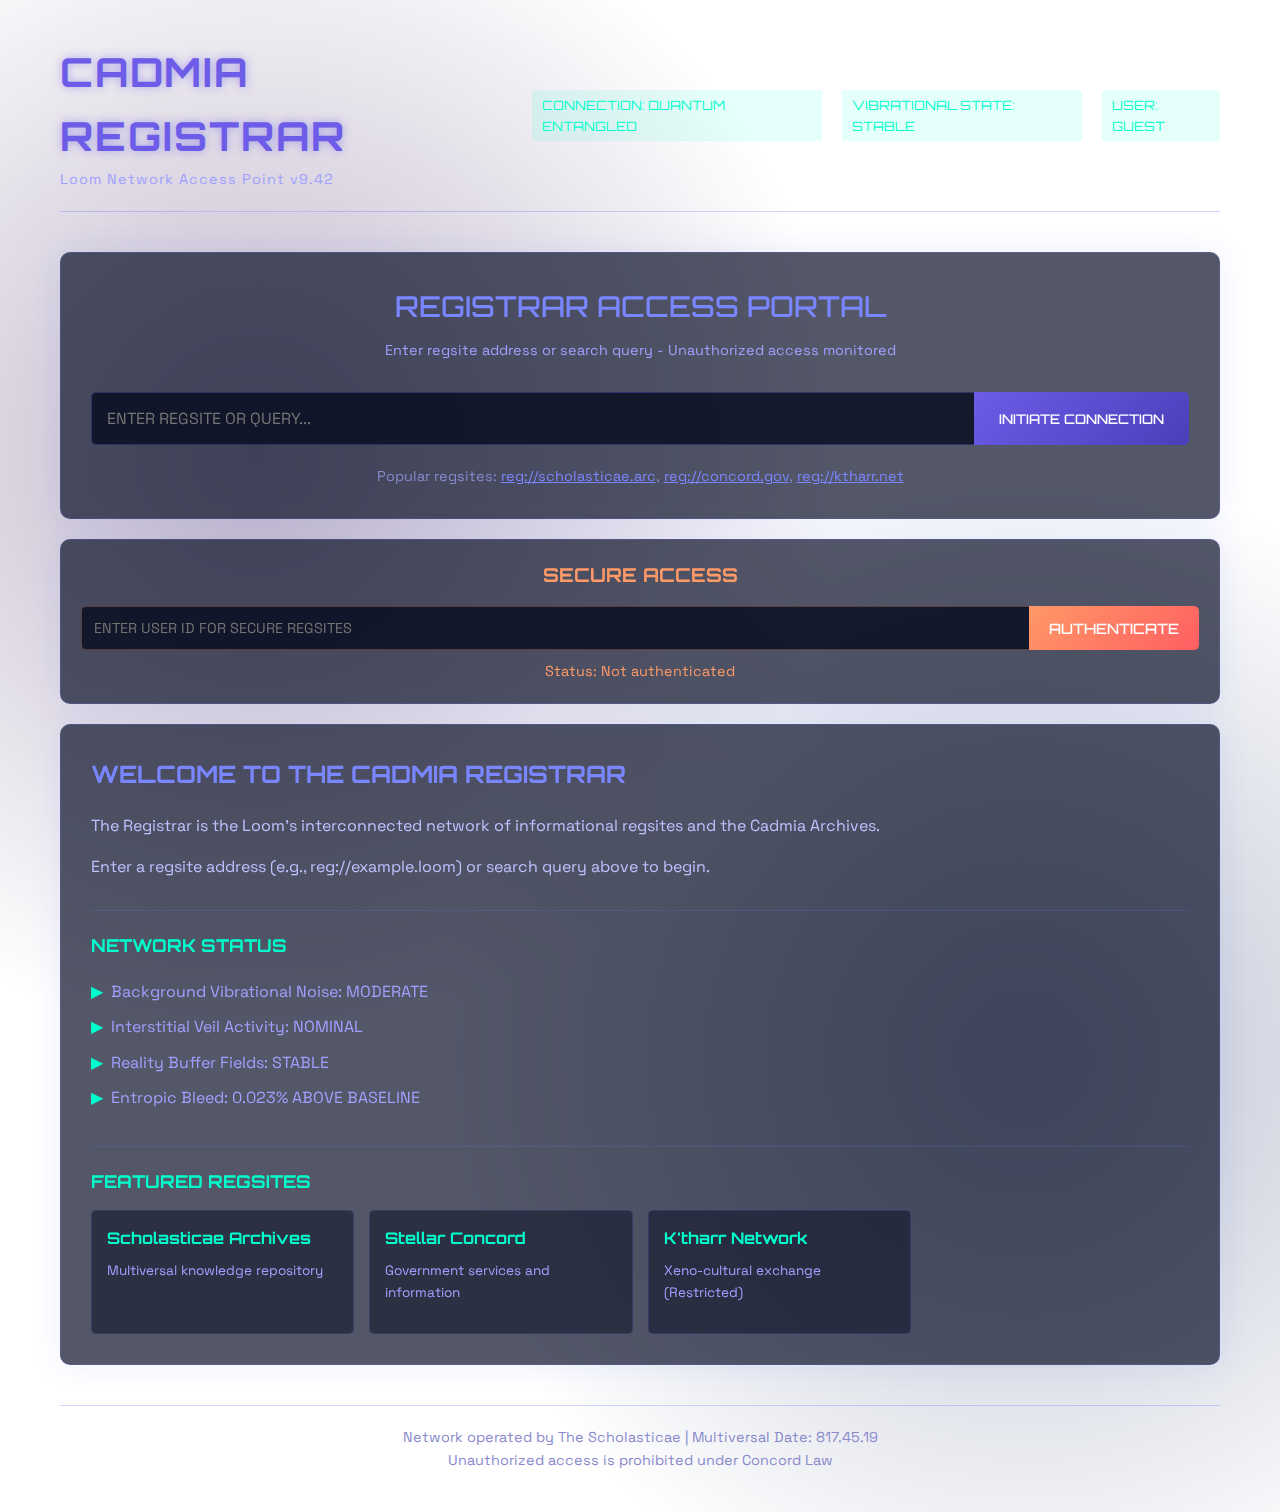
<file: regsites/cadmia-archive/index.html>
<!DOCTYPE html>
<html lang="en">
<head>
    <meta charset="UTF-8">
    <meta name="viewport" content="width=device-width, initial-scale=1.0">
    <title>Cadmia Registrar | The Loom Interface</title>
    <link rel="stylesheet" href="style.css">
    <link href="https://fonts.googleapis.com/css2?family=Orbitron:wght@400;500;700&family=Space+Grotesk:wght@300;400;500&display=swap" rel="stylesheet">
</head>
<body>
    <div class="container">
        <header>
            <div class="logo">
                <h1>CADMIA REGISTRAR</h1>
                <p>Loom Network Access Point v9.42</p>
            </div>
            <div class="status-bar">
                <span class="status">CONNECTION: QUANTUM ENTANGLED</span>
                <span class="status">VIBRATIONAL STATE: STABLE</span>
                <span class="status" id="userStatus">USER: GUEST</span>
            </div>
        </header>

        <main>
            <div class="search-container">
                <div class="search-header">
                    <h2>REGISTRAR ACCESS PORTAL</h2>
                    <p>Enter regsite address or search query - Unauthorized access monitored</p>
                </div>
                <div class="search-box">
                    <input type="text" id="searchInput" placeholder="ENTER REGSITE OR QUERY...">
                    <button id="searchBtn">INITIATE CONNECTION</button>
                </div>
                <div class="search-suggestions">
                    <p>Popular regsites: <span class="suggestion">reg://scholasticae.arc</span>, <span class="suggestion">reg://concord.gov</span>, <span class="suggestion">reg://ktharr.net</span></p>
                </div>
            </div>

            <div class="auth-container">
                <h3>SECURE ACCESS</h3>
                <div class="auth-box">
                    <input type="password" id="userIdInput" placeholder="ENTER USER ID FOR SECURE REGSITES">
                    <button id="authBtn">AUTHENTICATE</button>
                </div>
                <p id="authStatus">Status: Not authenticated</p>
            </div>

            <div id="resultsContainer" class="results-container hidden">
                <div class="results-header">
                    <h3>REGISTRAR RESULTS</h3>
                    <p id="resultsCount">0 matches found</p>
                </div>
                <div class="results-tabs">
                    <button class="tab-button active" data-tab="regsites">Regsites</button>
                    <button class="tab-button" data-tab="archives">Cadmia Archives</button>
                </div>
                <div id="regsitesResults" class="results-list">
                    <!-- Regsite results will be inserted here by JavaScript -->
                </div>
                <div id="archivesResults" class="results-list hidden">
                    <!-- Archive results will be inserted here by JavaScript -->
                </div>
            </div>

            <div id="welcomeMessage" class="welcome-message">
                <h3>WELCOME TO THE CADMIA REGISTRAR</h3>
                <p>The Registrar is the Loom's interconnected network of informational regsites and the Cadmia Archives.</p>
                <p>Enter a regsite address (e.g., reg://example.loom) or search query above to begin.</p>
                <div class="system-status">
                    <h4>NETWORK STATUS</h4>
                    <ul>
                        <li>Background Vibrational Noise: MODERATE</li>
                        <li>Interstitial Veil Activity: NOMINAL</li>
                        <li>Reality Buffer Fields: STABLE</li>
                        <li>Entropic Bleed: 0.023% ABOVE BASELINE</li>
                    </ul>
                </div>
                <div class="featured-regsites">
                    <h4>FEATURED REGSITES</h4>
                    <div class="regsite-grid">
                        <div class="regsite-card" data-url="reg://scholasticae.arc">
                            <h5>Scholasticae Archives</h5>
                            <p>Multiversal knowledge repository</p>
                        </div>
                        <div class="regsite-card" data-url="reg://concord.gov">
                            <h5>Stellar Concord</h5>
                            <p>Government services and information</p>
                        </div>
                        <div class="regsite-card" data-url="reg://ktharr.net">
                            <h5>K'tharr Network</h5>
                            <p>Xeno-cultural exchange (Restricted)</p>
                        </div>
                    </div>
                </div>
            </div>
        </main>

        <footer>
            <p>Network operated by The Scholasticae | Multiversal Date: 817.45.19</p>
            <p>Unauthorized access is prohibited under Concord Law</p>
        </footer>
    </div>

    <div class="terminal-window hidden" id="terminal">
        <div class="terminal-header">
            <h3 id="terminalTitle">SECURE DATA STREAM</h3>
            <button class="close-terminal" id="closeTerminal">X</button>
        </div>
        <div class="terminal-content" id="terminalContent">
            <!-- Terminal content will be loaded here -->
        </div>
    </div>

    <div class="overlay"></div>

    <script src="script.js"></script>
</body>
</html>
</file>
<file: regsites/cadmia-archive/style.css>
* {
    margin: 0;
    padding: 0;
    box-sizing: border-box;
}

body {
    font-family: 'Space Grotesk', sans-serif;
    background: linear-gradient(135deg, #0b0b1e 0%, #1a1a3a 100%);
    color: #e0e0ff;
    line-height: 1.6;
    overflow-x: hidden;
    background-image: 
        radial-gradient(circle at 20% 30%, rgba(41, 9, 80, 0.3) 0%, transparent 40%),
        radial-gradient(circle at 80% 70%, rgba(25, 45, 100, 0.3) 0%, transparent 40%);
    min-height: 100vh;
}

.container {
    max-width: 1200px;
    margin: 0 auto;
    padding: 20px;
    position: relative;
    z-index: 1;
}

header {
    display: flex;
    justify-content: space-between;
    align-items: center;
    padding: 20px 0;
    border-bottom: 1px solid rgba(100, 120, 255, 0.3);
    margin-bottom: 40px;
}

.logo h1 {
    font-family: 'Orbitron', sans-serif;
    font-weight: 700;
    font-size: 2.5rem;
    color: #6c5ce7;
    text-shadow: 0 0 10px rgba(108, 92, 231, 0.5);
    letter-spacing: 2px;
}

.logo p {
    font-size: 0.9rem;
    color: #a0a0ff;
    letter-spacing: 1px;
}

.status-bar {
    display: flex;
    gap: 20px;
}

.status {
    font-family: 'Orbitron', sans-serif;
    font-size: 0.8rem;
    color: #00ffcc;
    background: rgba(0, 255, 204, 0.1);
    padding: 5px 10px;
    border-radius: 3px;
}

.search-container {
    background: rgba(10, 15, 40, 0.7);
    border: 1px solid rgba(100, 120, 255, 0.2);
    border-radius: 10px;
    padding: 30px;
    margin-bottom: 20px;
    box-shadow: 0 0 30px rgba(80, 100, 255, 0.1);
    backdrop-filter: blur(5px);
}

.search-header {
    text-align: center;
    margin-bottom: 30px;
}

.search-header h2 {
    font-family: 'Orbitron', sans-serif;
    font-weight: 500;
    font-size: 1.8rem;
    color: #7986ff;
    margin-bottom: 10px;
}

.search-header p {
    color: #a0a0ff;
    font-size: 0.9rem;
}

.search-box {
    display: flex;
    margin-bottom: 20px;
}

#searchInput {
    flex: 1;
    padding: 15px;
    background: rgba(5, 10, 30, 0.8);
    border: 1px solid rgba(100, 120, 255, 0.3);
    border-right: none;
    border-radius: 5px 0 0 5px;
    color: #e0e0ff;
    font-family: 'Space Grotesk', sans-serif;
    font-size: 1rem;
    outline: none;
}

#searchInput:focus {
    border-color: rgba(100, 120, 255, 0.6);
    box-shadow: 0 0 15px rgba(100, 120, 255, 0.2);
}

#searchBtn {
    padding: 15px 25px;
    background: linear-gradient(135deg, #6c5ce7 0%, #4a3fb9 100%);
    border: none;
    border-radius: 0 5px 5px 0;
    color: white;
    font-family: 'Orbitron', sans-serif;
    font-weight: 500;
    cursor: pointer;
    transition: all 0.3s ease;
}

#searchBtn:hover {
    background: linear-gradient(135deg, #7986ff 0%, #5c6ce7 100%);
    box-shadow: 0 0 15px rgba(108, 92, 231, 0.5);
}

.search-suggestions {
    text-align: center;
}

.search-suggestions p {
    color: #8888cc;
    font-size: 0.9rem;
}

.suggestion {
    color: #7986ff;
    cursor: pointer;
    text-decoration: underline;
}

.suggestion:hover {
    color: #00ffcc;
}

.auth-container {
    background: rgba(10, 15, 40, 0.7);
    border: 1px solid rgba(100, 120, 255, 0.2);
    border-radius: 10px;
    padding: 20px;
    margin-bottom: 20px;
    box-shadow: 0 0 30px rgba(80, 100, 255, 0.1);
    backdrop-filter: blur(5px);
}

.auth-container h3 {
    font-family: 'Orbitron', sans-serif;
    color: #ff9966;
    margin-bottom: 15px;
    font-size: 1.2rem;
    text-align: center;
}

.auth-box {
    display: flex;
    margin-bottom: 10px;
}

#userIdInput {
    flex: 1;
    padding: 12px;
    background: rgba(5, 10, 30, 0.8);
    border: 1px solid rgba(255, 153, 102, 0.3);
    border-right: none;
    border-radius: 5px 0 0 5px;
    color: #e0e0ff;
    font-family: 'Space Grotesk', sans-serif;
    font-size: 0.9rem;
    outline: none;
}

#authBtn {
    padding: 12px 20px;
    background: linear-gradient(135deg, #ff9966 0%, #ff5e62 100%);
    border: none;
    border-radius: 0 5px 5px 0;
    color: white;
    font-family: 'Orbitron', sans-serif;
    font-weight: 500;
    font-size: 0.9rem;
    cursor: pointer;
    transition: all 0.3s ease;
}

#authBtn:hover {
    background: linear-gradient(135deg, #ffaa77 0%, #ff6e70 100%);
    box-shadow: 0 0 15px rgba(255, 153, 102, 0.5);
}

#authStatus {
    text-align: center;
    color: #ff9966;
    font-size: 0.9rem;
}

.welcome-message {
    background: rgba(10, 15, 40, 0.7);
    border: 1px solid rgba(100, 120, 255, 0.2);
    border-radius: 10px;
    padding: 30px;
    margin-bottom: 40px;
    box-shadow: 0 0 30px rgba(80, 100, 255, 0.1);
    backdrop-filter: blur(5px);
}

.welcome-message h3 {
    font-family: 'Orbitron', sans-serif;
    color: #7986ff;
    margin-bottom: 20px;
    font-size: 1.5rem;
}

.welcome-message p {
    margin-bottom: 15px;
    color: #c0c0ff;
}

.system-status {
    margin-top: 30px;
    padding-top: 20px;
    border-top: 1px solid rgba(100, 120, 255, 0.2);
}

.system-status h4 {
    font-family: 'Orbitron', sans-serif;
    color: #00ffcc;
    margin-bottom: 15px;
    font-size: 1.1rem;
}

.system-status ul {
    list-style-type: none;
}

.system-status li {
    padding: 5px 0;
    color: #a0a0ff;
    position: relative;
    padding-left: 20px;
}

.system-status li:before {
    content: "▶";
    position: absolute;
    left: 0;
    color: #00ffcc;
}

.featured-regsites {
    margin-top: 30px;
    padding-top: 20px;
    border-top: 1px solid rgba(100, 120, 255, 0.2);
}

.featured-regsites h4 {
    font-family: 'Orbitron', sans-serif;
    color: #00ffcc;
    margin-bottom: 15px;
    font-size: 1.1rem;
}

.regsite-grid {
    display: grid;
    grid-template-columns: repeat(auto-fill, minmax(250px, 1fr));
    gap: 15px;
    margin-top: 15px;
}

.regsite-card {
    background: rgba(5, 10, 30, 0.5);
    border: 1px solid rgba(100, 120, 255, 0.2);
    border-radius: 5px;
    padding: 15px;
    cursor: pointer;
    transition: all 0.3s ease;
}

.regsite-card:hover {
    border-color: rgba(100, 120, 255, 0.5);
    background: rgba(15, 20, 50, 0.7);
    transform: translateY(-2px);
    box-shadow: 0 5px 15px rgba(80, 100, 255, 0.2);
}

.regsite-card h5 {
    font-family: 'Orbitron', sans-serif;
    color: #00ffcc;
    margin-bottom: 8px;
    font-size: 1rem;
}

.regsite-card p {
    color: #a0a0ff;
    font-size: 0.85rem;
}

.results-container {
    background: rgba(10, 15, 40, 0.7);
    border: 1px solid rgba(100, 120, 255, 0.2);
    border-radius: 10px;
    padding: 30px;
    margin-bottom: 40px;
    box-shadow: 0 0 30px rgba(80, 100, 255, 0.1);
    backdrop-filter: blur(5px);
}

.results-header {
    display: flex;
    justify-content: space-between;
    align-items: center;
    margin-bottom: 20px;
    padding-bottom: 10px;
    border-bottom: 1px solid rgba(100, 120, 255, 0.2);
}

.results-header h3 {
    font-family: 'Orbitron', sans-serif;
    color: #7986ff;
    font-size: 1.5rem;
}

#resultsCount {
    color: #a0a0ff;
    font-size: 0.9rem;
}

.results-tabs {
    display: flex;
    margin-bottom: 20px;
    border-bottom: 1px solid rgba(100, 120, 255, 0.2);
}

.tab-button {
    padding: 10px 20px;
    background: none;
    border: none;
    color: #a0a0ff;
    font-family: 'Orbitron', sans-serif;
    font-size: 0.9rem;
    cursor: pointer;
    transition: all 0.3s ease;
}

.tab-button.active {
    color: #00ffcc;
    border-bottom: 2px solid #00ffcc;
}

.tab-button:hover {
    color: #7986ff;
}

.results-list {
    display: grid;
    gap: 15px;
}

.result-item {
    padding: 20px;
    background: rgba(5, 10, 30, 0.5);
    border: 1px solid rgba(100, 120, 255, 0.2);
    border-radius: 5px;
    cursor: pointer;
    transition: all 0.3s ease;
    position: relative;
}

.result-item:hover {
    border-color: rgba(100, 120, 255, 0.5);
    background: rgba(15, 20, 50, 0.7);
    transform: translateY(-2px);
    box-shadow: 0 5px 15px rgba(80, 100, 255, 0.2);
}

.result-item h4 {
    font-family: 'Orbitron', sans-serif;
    color: #00ffcc;
    margin-bottom: 10px;
    font-size: 1.2rem;
}

.result-item p {
    color: #c0c0ff;
    font-size: 0.95rem;
    margin-bottom: 10px;
}

.result-item .url {
    color: #7986ff;
    font-size: 0.85rem;
    margin-bottom: 10px;
}

.result-item .keywords {
    display: flex;
    flex-wrap: wrap;
    gap: 8px;
    margin-top: 10px;
}

.keyword {
    background: rgba(108, 92, 231, 0.2);
    color: #a0a0ff;
    padding: 3px 8px;
    border-radius: 3px;
    font-size: 0.8rem;
}

.classified {
    border-color: rgba(255, 153, 102, 0.5);
}

.classified h4 {
    color: #ff9966;
}

.classified::before {
    content: "CLASSIFIED";
    position: absolute;
    top: -10px;
    right: 10px;
    background: rgba(255, 153, 102, 0.9);
    color: #0b0b1e;
    padding: 3px 10px;
    border-radius: 3px;
    font-size: 0.7rem;
    font-weight: bold;
    font-family: 'Orbitron', sans-serif;
}

footer {
    text-align: center;
    padding: 20px 0;
    border-top: 1px solid rgba(100, 120, 255, 0.3);
    margin-top: 40px;
    color: #8888cc;
    font-size: 0.9rem;
}

.hidden {
    display: none;
}

.terminal-window {
    position: fixed;
    top: 50%;
    left: 50%;
    transform: translate(-50%, -50%);
    width: 80%;
    max-width: 800px;
    background: rgba(5, 10, 30, 0.95);
    border: 1px solid rgba(100, 120, 255, 0.5);
    border-radius: 10px;
    z-index: 100;
    box-shadow: 0 0 50px rgba(80, 100, 255, 0.3);
    overflow: hidden;
}

.terminal-header {
    display: flex;
    justify-content: space-between;
    align-items: center;
    padding: 15px 20px;
    background: rgba(10, 15, 40, 0.9);
    border-bottom: 1px solid rgba(100, 120, 255, 0.3);
}

.terminal-header h3 {
    font-family: 'Orbitron', sans-serif;
    color: #7986ff;
    font-size: 1.2rem;
}

.close-terminal {
    background: none;
    border: none;
    color: #ff6b6b;
    font-size: 1.2rem;
    cursor: pointer;
    padding: 5px 10px;
}

.terminal-content {
    padding: 20px;
    max-height: 60vh;
    overflow-y: auto;
    color: #e0e0ff;
}

.terminal-content h2 {
    font-family: 'Orbitron', sans-serif;
    color: #00ffcc;
    margin-bottom: 20px;
    font-size: 1.8rem;
}

.terminal-content p {
    margin-bottom: 15px;
    line-height: 1.6;
}

.regsite-content {
    padding: 20px;
}

.regsite-content h2 {
    font-family: 'Orbitron', sans-serif;
    color: #00ffcc;
    margin-bottom: 20px;
    font-size: 1.8rem;
    border-bottom: 1px solid rgba(100, 120, 255, 0.3);
    padding-bottom: 10px;
}

.regsite-content h3 {
    font-family: 'Orbitron', sans-serif;
    color: #7986ff;
    margin: 20px 0 10px;
    font-size: 1.4rem;
}

.regsite-content p {
    margin-bottom: 15px;
    line-height: 1.6;
}

.regsite-content ul, .regsite-content ol {
    margin: 15px 0;
    padding-left: 20px;
}

.regsite-content li {
    margin-bottom: 8px;
}

.overlay {
    position: fixed;
    top: 0;
    left: 0;
    width: 100%;
    height: 100%;
    background: rgba(0, 0, 0, 0.7);
    backdrop-filter: blur(5px);
    z-index: 99;
    display: none;
}

.overlay.active {
    display: block;
}

.terminal-window.active {
    display: block;
}

/* Glitch effect for header */
@keyframes glitch {
    0% { text-shadow: 0 0 10px rgba(108, 92, 231, 0.5); }
    5% { text-shadow: -2px -2px 0 #ff6b6b, 2px 2px 0 #00ffcc; }
    10% { text-shadow: 0 0 10px rgba(108, 92, 231, 0.5); }
    100% { text-shadow: 0 0 10px rgba(108, 92, 231, 0.5); }
}

.logo h1 {
    animation: glitch 10s infinite;
}

/* Responsive design */
@media (max-width: 768px) {
    header {
        flex-direction: column;
        text-align: center;
        gap: 15px;
    }
    
    .status-bar {
        justify-content: center;
    }
    
    .search-box {
        flex-direction: column;
    }
    
    #searchInput {
        border-right: 1px solid rgba(100, 120, 255, 0.3);
        border-radius: 5px 5px 0 0;
    }
    
    #searchBtn {
        border-radius: 0 0 5px 5px;
    }
    
    .auth-box {
        flex-direction: column;
    }
    
    #userIdInput {
        border-right: 1px solid rgba(255, 153, 102, 0.3);
        border-radius: 5px 5px 0 0;
    }
    
    #authBtn {
        border-radius: 0 0 5px 5px;
    }
    
    .results-header {
        flex-direction: column;
        gap: 10px;
        text-align: center;
    }
    
    .terminal-window {
        width: 95%;
    }
    
    .regsite-grid {
        grid-template-columns: 1fr;
    }
}
</file>
